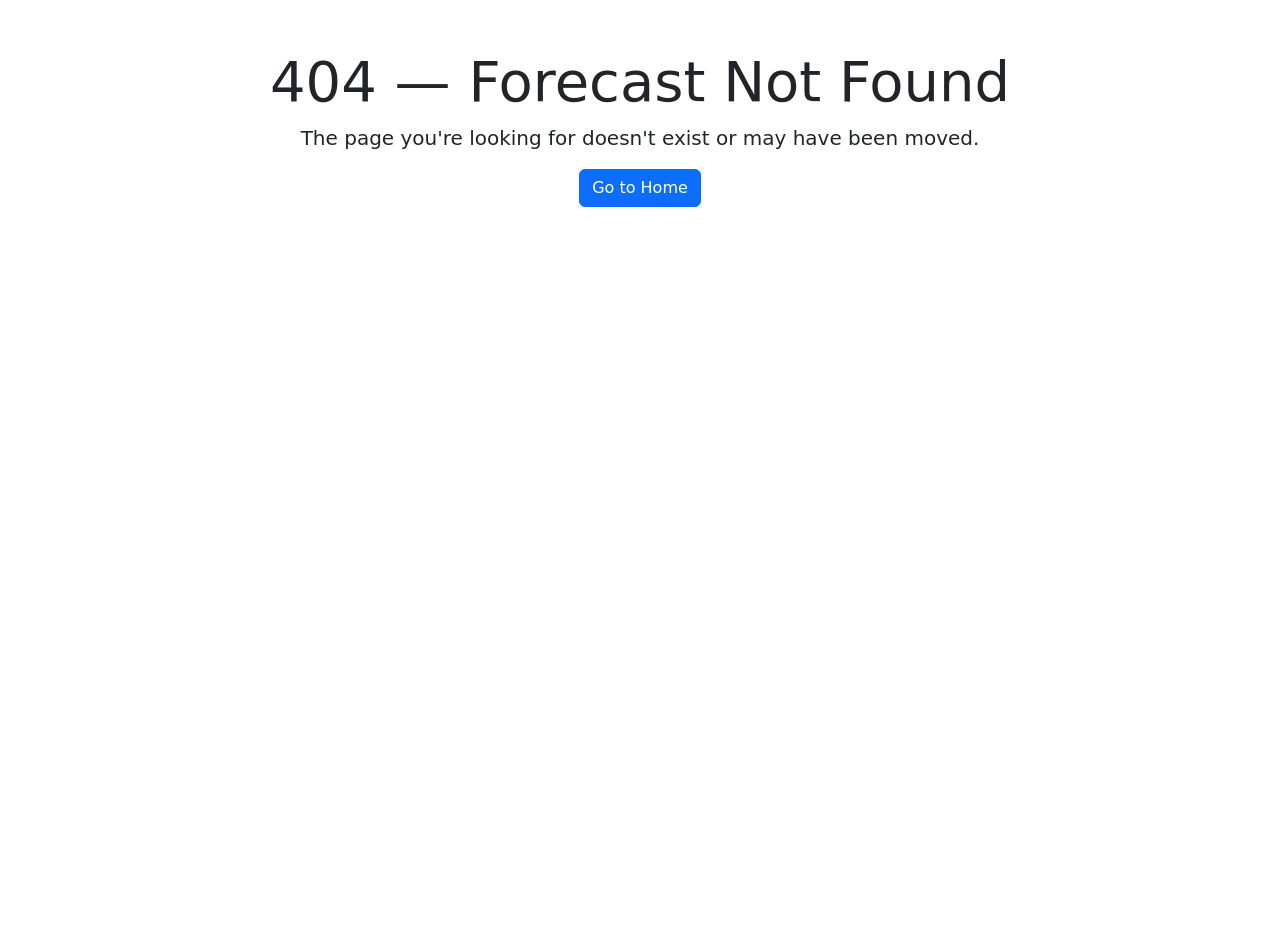
<file: public/page-not-found.html>
<!doctype html>
<html lang="en">
  <head>
    <meta charset="UTF-8" />
    <title>Weather Viewer - Error</title>
    <link
      href="https://cdn.jsdelivr.net/npm/bootstrap@5.3.0/dist/css/bootstrap.min.css"
      rel="stylesheet"
    />
    <link rel="stylesheet" href="style.css" />
  </head>
  <body>
    <div class="container text-center mt-5">
      <h1 class="display-4">404 — Forecast Not Found</h1>
      <p class="lead">
        The page you're looking for doesn't exist or may have been moved.
      </p>
      <a class="btn btn-primary" href="index.html">Go to Home</a>
    </div>
  </body>
</html>
</file>
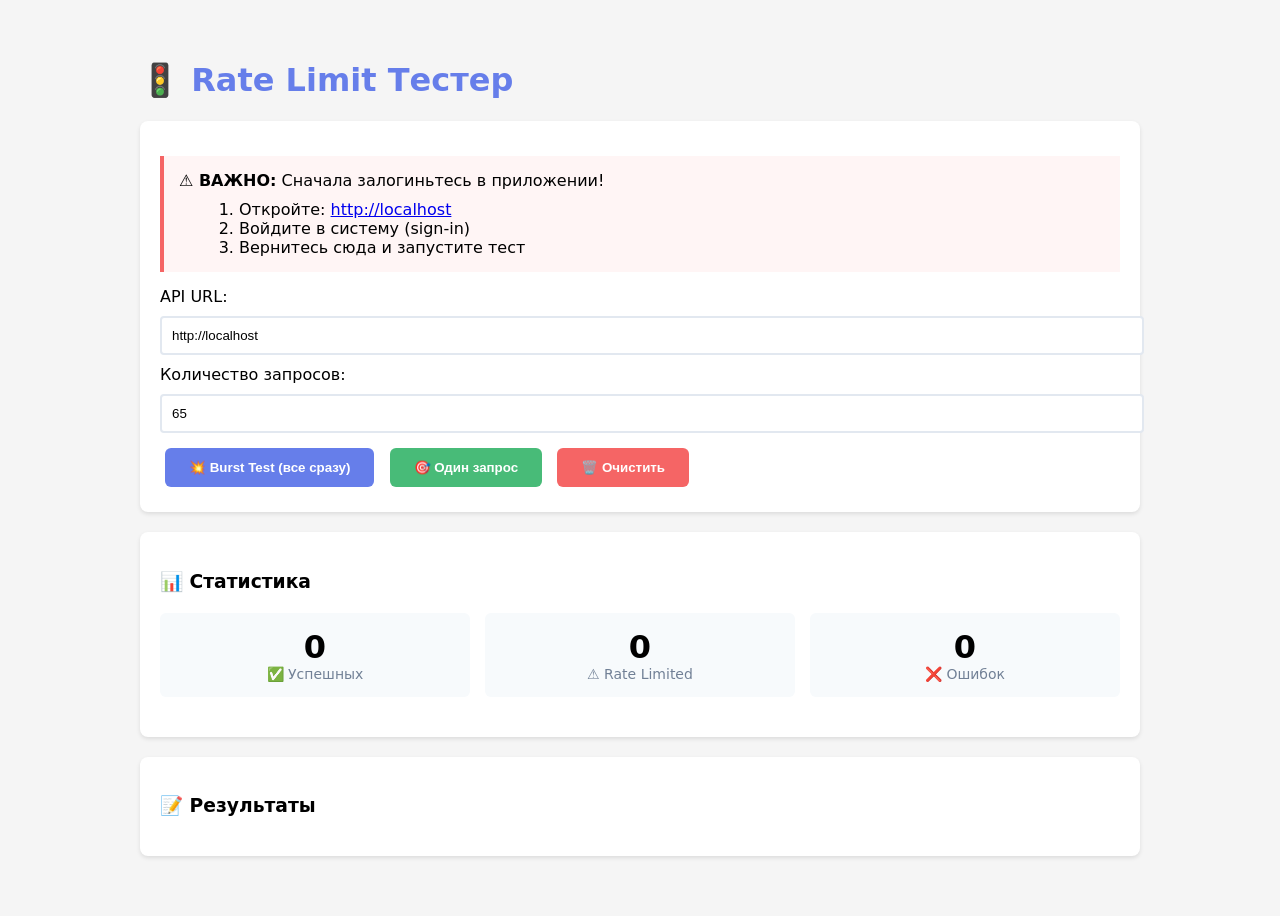
<file: public/rate-limit-test.html>
<!doctype html>
<html lang="ru">
  <head>
    <meta charset="UTF-8" />
    <title>Rate Limit Test</title>
    <style>
      body {
        font-family: system-ui;
        max-width: 1000px;
        margin: 20px auto;
        padding: 20px;
        background: #f5f5f5;
      }
      .card {
        background: white;
        padding: 20px;
        margin: 20px 0;
        border-radius: 8px;
        box-shadow: 0 2px 4px rgba(0, 0, 0, 0.1);
      }
      h1 {
        color: #667eea;
      }
      .warning {
        background: #fff5f5;
        border-left: 4px solid #f56565;
        padding: 15px;
        margin: 15px 0;
      }
      button {
        padding: 12px 24px;
        margin: 5px;
        border: none;
        border-radius: 6px;
        cursor: pointer;
        font-weight: bold;
        color: white;
      }
      .btn-primary {
        background: #667eea;
      }
      .btn-danger {
        background: #f56565;
      }
      .btn-success {
        background: #48bb78;
      }
      input {
        padding: 10px;
        border: 2px solid #e2e8f0;
        border-radius: 4px;
        width: 100%;
        margin: 10px 0;
      }
      .stats {
        display: grid;
        grid-template-columns: repeat(3, 1fr);
        gap: 15px;
        margin: 20px 0;
      }
      .stat {
        background: #f7fafc;
        padding: 15px;
        border-radius: 6px;
        text-align: center;
      }
      .stat-value {
        font-size: 32px;
        font-weight: bold;
      }
      .stat-label {
        color: #718096;
        font-size: 14px;
      }
      .result {
        padding: 10px;
        margin: 5px 0;
        border-radius: 4px;
        font-family: monospace;
        font-size: 13px;
      }
      .success {
        background: #c6f6d5;
      }
      .error {
        background: #fed7d7;
      }
    </style>
  </head>
  <body>
    <h1>🚦 Rate Limit Тестер</h1>

    <div class="card">
      <div class="warning">
        <strong>⚠️ ВАЖНО:</strong> Сначала залогиньтесь в приложении!
        <ol style="margin: 10px 0 0 20px">
          <li>
            Откройте:
            <a href="http://localhost" target="_blank">http://localhost</a>
          </li>
          <li>Войдите в систему (sign-in)</li>
          <li>Вернитесь сюда и запустите тест</li>
        </ol>
      </div>

      <label>API URL:</label>
      <input type="text" id="apiUrl" value="http://localhost" />

      <label>Количество запросов:</label>
      <input type="number" id="count" value="65" min="1" max="200" />

      <button class="btn-primary" onclick="runBurst()">
        💥 Burst Test (все сразу)
      </button>
      <button class="btn-success" onclick="runOne()">🎯 Один запрос</button>
      <button class="btn-danger" onclick="clearResults()">🗑️ Очистить</button>
    </div>

    <div class="card">
      <h3>📊 Статистика</h3>
      <div class="stats">
        <div class="stat">
          <div class="stat-value" id="ok">0</div>
          <div class="stat-label">✅ Успешных</div>
        </div>
        <div class="stat">
          <div class="stat-value" id="limited">0</div>
          <div class="stat-label">⚠️ Rate Limited</div>
        </div>
        <div class="stat">
          <div class="stat-value" id="errors">0</div>
          <div class="stat-label">❌ Ошибок</div>
        </div>
      </div>
    </div>

    <div class="card">
      <h3>📝 Результаты</h3>
      <div id="results"></div>
    </div>

    <script>
      let stats = { ok: 0, limited: 0, errors: 0 };

      function update() {
        document.getElementById('ok').textContent = stats.ok;
        document.getElementById('limited').textContent = stats.limited;
        document.getElementById('errors').textContent = stats.errors;
      }

      function addLog(msg, isOk) {
        const div = document.createElement('div');
        div.className = `result ${isOk ? 'success' : 'error'}`;
        div.textContent = new Date().toLocaleTimeString() + ' - ' + msg;
        document
          .getElementById('results')
          .insertBefore(div, document.getElementById('results').firstChild);
      }

      async function request(n) {
        const url = document.getElementById('apiUrl').value;
        try {
          const res = await fetch(`${url}/api/v1/open-weather/get-weather?latitude=55.7522&longitude=37.6156`, {
            method: 'GET',
            headers: { 'Content-Type': 'application/json' },
            credentials: 'include',
          });

          if (res.ok) {
            stats.ok++;
            const data = await res.json();
            addLog(`#${n} ✅ HTTP 200 - ${data.name}`, true);
          } else if (res.status === 429) {
            stats.limited++;
            addLog(`#${n} ⚠️ HTTP 429 - Rate Limit`, false);
          } else if (res.status === 503) {
            stats.limited++;
            addLog(`#${n} 🔴 HTTP 503 - Queue Full`, false);
          } else if (res.status === 401) {
            stats.errors++;
            addLog(
              `#${n} 🔐 HTTP 401 - НЕ ЗАЛОГИНЕНЫ! Откройте приложение и войдите`,
              false,
            );
          } else {
            stats.errors++;
            addLog(`#${n} ❌ HTTP ${res.status}`, false);
          }
          update();
        } catch (e) {
          stats.errors++;
          addLog(`#${n} 💀 ${e.message}`, false);
          update();
        }
      }

      async function runBurst() {
        stats = { ok: 0, limited: 0, errors: 0 };
        update();
        const count = parseInt(document.getElementById('count').value);
        await Promise.allSettled(
          Array.from({ length: count }, (_, i) => request(i + 1)),
        );
        addLog(`🏁 Тест завершен! Всего: ${count}`, true);
      }

      async function runOne() {
        await request(1);
      }

      function clearResults() {
        document.getElementById('results').innerHTML = '';
        stats = { ok: 0, limited: 0, errors: 0 };
        update();
      }
    </script>
  </body>
</html>
</file>
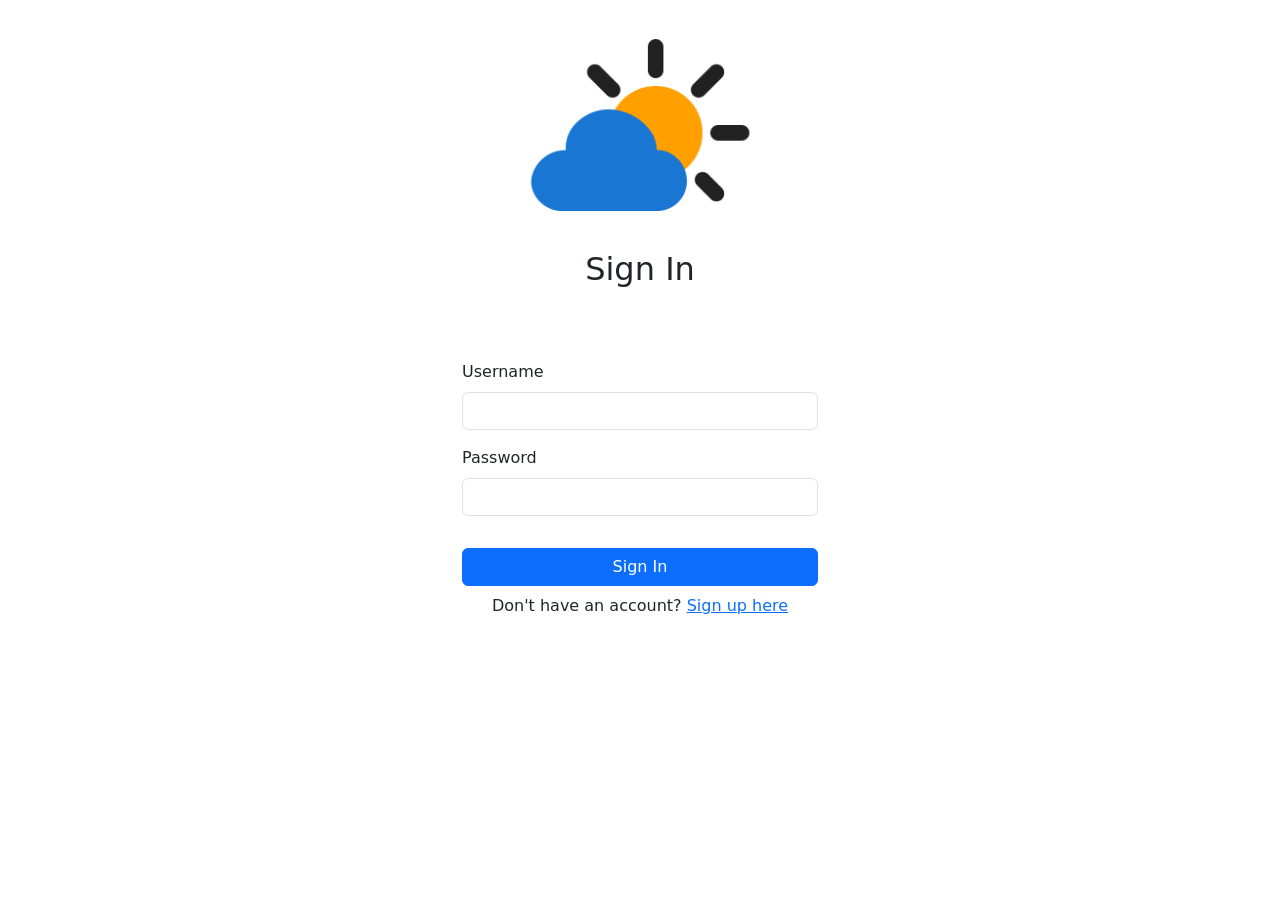
<file: public/sign-in.html>
<!doctype html>
<html lang="en">
  <head>
    <meta charset="UTF-8" />
    <title>Weather Viewer – Sign In</title>
    <link
      href="https://cdn.jsdelivr.net/npm/bootstrap@5.3.0/dist/css/bootstrap.min.css"
      rel="stylesheet"
    />
    <link rel="stylesheet" href="style.css" />
  </head>
  <body>
    <div class="container">
      <div class="row justify-content-center">
        <div class="col-6">
          <div class="weather-logo"></div>
        </div>
      </div>

      <h2 class="text-center mb-5">Sign In</h2>

      <!-- Общая ошибка (скрыта, пока нет ошибки) -->
      <div class="row justify-content-center">
        <div class="col-12 col-lg-4 col-md-6 col-sm-12">
          <div
            id="form-error"
            class="alert alert-danger d-none"
            role="alert"
          ></div>
        </div>
      </div>

      <div class="row justify-content-center">
        <div class="col-12 col-lg-4 col-md-6 col-sm-12">
          <form id="sign-in-form" class="mt-4" novalidate>
            <div class="mb-3">
              <label for="username" class="form-label">Username</label>
              <div class="input-group has-validation">
                <input
                  type="text"
                  class="form-control"
                  id="username"
                  name="username"
                  required
                  value=""
                />
                <div id="username-error" class="invalid-feedback"></div>
              </div>
            </div>

            <div class="mb-3">
              <label for="password" class="form-label">Password</label>
              <div class="input-group has-validation">
                <input
                  type="password"
                  class="form-control"
                  id="password"
                  name="password"
                  required
                  value=""
                />
                <div id="password-error" class="invalid-feedback"></div>
              </div>
            </div>

            <button
              type="submit"
              id="submit-btn"
              class="btn btn-primary w-100 mt-3"
            >
              Sign In
            </button>
            <p class="mt-2 text-center">
              Don't have an account? <a href="sign-up.html">Sign up here</a>
            </p>
          </form>
        </div>
      </div>
    </div>

    <script>
      const API_URL = '/api/v1/auth/sign-in';
      const REQUEST_TIMEOUT_MS = 10000;

      const form = document.getElementById('sign-in-form');
      const submitBtn = document.getElementById('submit-btn');
      const formError = document.getElementById('form-error');

      const fields = {
        login: {
          input: document.getElementById('username'),
          error: document.getElementById('username-error'),
        },
        password: {
          input: document.getElementById('password'),
          error: document.getElementById('password-error'),
        },
      };

      function showFormError(message) {
        formError.textContent = message;
        formError.classList.remove('d-none');
      }

      function showFieldError(name, message) {
        const field = fields[name];
        if (!field) return false;
        field.input.classList.add('is-invalid');
        field.error.textContent = message;
        return true;
      }

      function clearErrors() {
        formError.textContent = '';
        formError.classList.add('d-none');
        Object.values(fields).forEach(({ input, error }) => {
          input.classList.remove('is-invalid');
          error.textContent = '';
        });
      }

      // Сброс ошибки поля при вводе
      Object.entries(fields).forEach(([name, { input, error }]) => {
        input.addEventListener('input', () => {
          input.classList.remove('is-invalid');
          error.textContent = '';
          formError.classList.add('d-none');
        });
      });

      // Клиентская валидация
      function validate(body) {
        let valid = true;
        if (!body.login) {
          showFieldError('login', 'Username is required.');
          valid = false;
        }
        if (!body.password) {
          showFieldError('password', 'Password is required.');
          valid = false;
        }
        return valid;
      }

      // Безопасное чтение тела ответа с ошибкой
      async function readErrorBody(response) {
        const text = await response.text().catch(() => '');
        try {
          return { json: JSON.parse(text), text };
        } catch {
          return { json: null, text };
        }
      }

      // Ошибки, пришедшие с сервера
      async function handleErrorResponse(response) {
        const { json, text } = await readErrorBody(response);
        const serverMessage =
          (json && (json.message || json.error)) ||
          (text && text.length < 200 ? text : '');

        if (response.status === 400 || response.status === 422) {
          // Ожидаемый формат: { errors: { login: "...", password: "..." } }
          const errors = json && json.errors;
          let shown = false;
          if (errors && typeof errors === 'object') {
            for (const [name, msg] of Object.entries(errors)) {
              const text = Array.isArray(msg) ? msg.join(' ') : String(msg);
              shown = showFieldError(name, text) || shown;
            }
          }
          if (!shown) showFormError(serverMessage || 'Invalid request data.');
          return;
        }

        if (
          response.status === 401 ||
          response.status === 403 ||
          response.status === 404
        ) {
          showFormError('Invalid username or password.');
          return;
        }

        if (response.status === 429) {
          showFormError('Too many attempts. Please try again later.');
          return;
        }

        if (response.status >= 500) {
          showFormError('Server error. Please try again later.');
          return;
        }

        showFormError(
          serverMessage || `Unexpected error (${response.status}).`,
        );
      }

      form.addEventListener('submit', async (e) => {
        e.preventDefault();
        clearErrors();

        const body = {
          login: fields.login.input.value.trim(),
          password: fields.password.input.value,
        };

        if (!validate(body)) return;

        submitBtn.disabled = true;

        const controller = new AbortController();
        const timeoutId = setTimeout(
          () => controller.abort(),
          REQUEST_TIMEOUT_MS,
        );

        try {
          const response = await fetch(API_URL, {
            method: 'POST',
            headers: { 'Content-Type': 'application/json' },
            credentials: 'include',
            body: JSON.stringify(body),
            signal: controller.signal,
          });

          if (!response.ok) {
            await handleErrorResponse(response);
            return;
          }

          window.location.href = 'index.html';
        } catch (err) {
          if (err.name === 'AbortError') {
            showFormError('The server is not responding. Please try again.');
          } else {
            showFormError(
              'Unable to connect to the server. Check your connection.',
            );
          }
          console.error('Sign-in error:', err);
        } finally {
          clearTimeout(timeoutId);
          submitBtn.disabled = false;
        }
      });
    </script>
  </body>
</html>
</file>
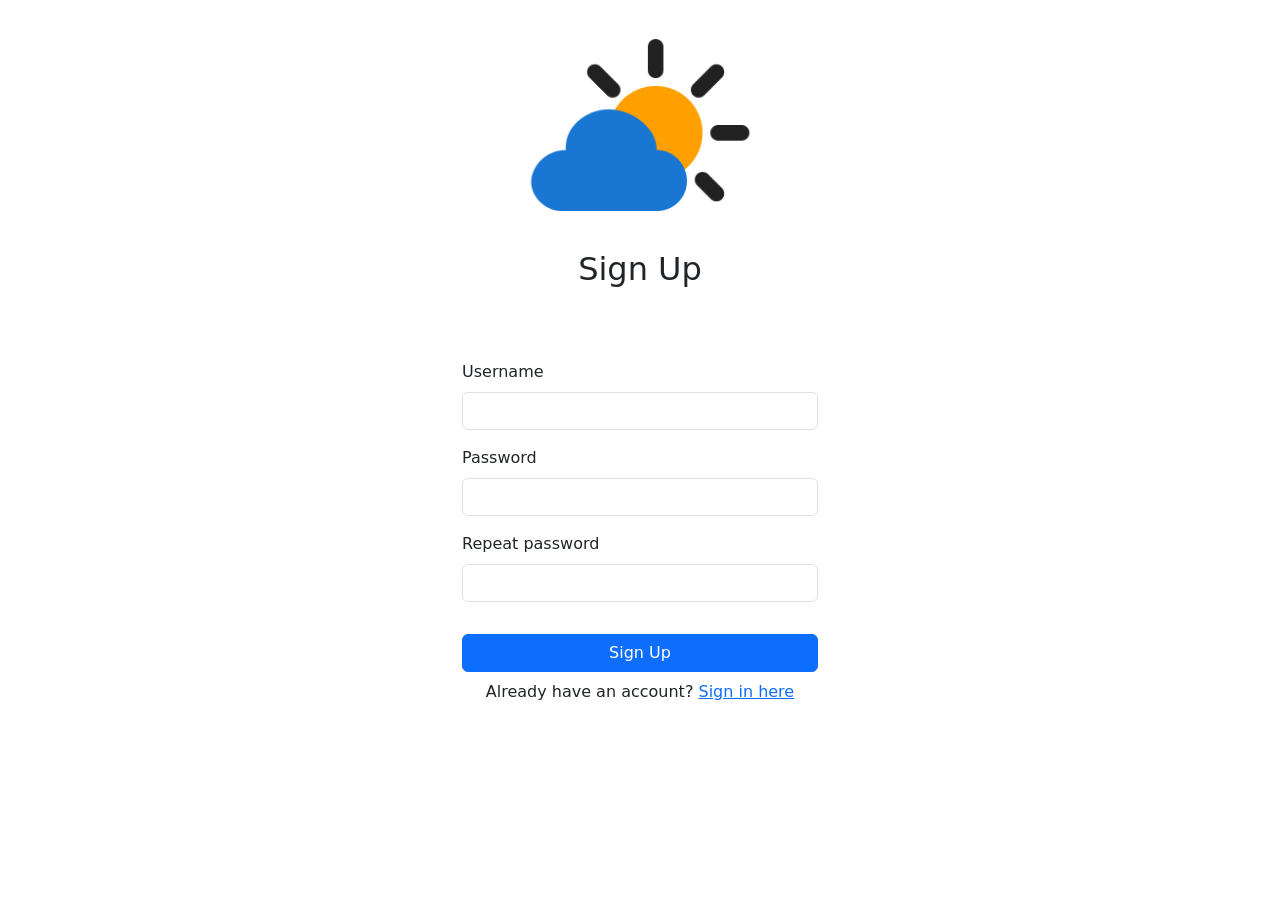
<file: public/sign-up.html>
<!doctype html>
<html lang="en">
  <head>
    <meta charset="UTF-8" />
    <title>Weather Viewer – Sign Up</title>
    <link
      href="https://cdn.jsdelivr.net/npm/bootstrap@5.3.0/dist/css/bootstrap.min.css"
      rel="stylesheet"
    />
    <link rel="stylesheet" href="style.css" />
  </head>
  <body>
    <div class="container">
      <div class="row justify-content-center">
        <div class="col-6">
          <div class="weather-logo"></div>
        </div>
      </div>

      <h2 class="text-center mb-5">Sign Up</h2>

      <!-- Общая ошибка (скрыта, пока нет ошибки) -->
      <div class="row justify-content-center">
        <div class="col-12 col-lg-4 col-md-6 col-sm-12">
          <div
            id="form-error"
            class="alert alert-danger d-none"
            role="alert"
          ></div>
        </div>
      </div>

      <div class="row justify-content-center">
        <div class="col-12 col-lg-4 col-md-6 col-sm-12">
          <form id="sign-up-form" class="mt-4" novalidate>
            <div class="mb-3">
              <label for="username" class="form-label">Username</label>
              <div class="input-group has-validation">
                <input
                  type="text"
                  class="form-control"
                  id="username"
                  name="username"
                  required
                  value=""
                />
                <div id="username-error" class="invalid-feedback"></div>
              </div>
            </div>

            <div class="mb-3">
              <label for="password" class="form-label">Password</label>
              <div class="input-group has-validation">
                <input
                  type="password"
                  class="form-control"
                  id="password"
                  name="password"
                  required
                  value=""
                />
                <div id="password-error" class="invalid-feedback"></div>
              </div>
            </div>

            <div class="mb-3">
              <label for="repeat-password" class="form-label"
                >Repeat password</label
              >
              <div class="input-group has-validation">
                <input
                  type="password"
                  class="form-control"
                  id="repeat-password"
                  name="repeat_password"
                  required
                  value=""
                />
                <div id="repeat-password-error" class="invalid-feedback"></div>
              </div>
            </div>

            <button
              type="submit"
              id="submit-btn"
              class="btn btn-primary w-100 mt-3"
            >
              Sign Up
            </button>
            <p class="mt-2 text-center">
              Already have an account? <a href="sign-in.html">Sign in here</a>
            </p>
          </form>
        </div>
      </div>
    </div>

    <script>
      const API_URL = '/api/v1/auth/sign-up';
      const REQUEST_TIMEOUT_MS = 10000;
      const MIN_PASSWORD_LENGTH = 4;

      const form = document.getElementById('sign-up-form');
      const submitBtn = document.getElementById('submit-btn');
      const formError = document.getElementById('form-error');

      // Ключи совпадают с именами полей в JSON запроса/ответа
      const fields = {
        login: {
          input: document.getElementById('username'),
          error: document.getElementById('username-error'),
        },
        password: {
          input: document.getElementById('password'),
          error: document.getElementById('password-error'),
        },
        repeat_password: {
          input: document.getElementById('repeat-password'),
          error: document.getElementById('repeat-password-error'),
        },
      };

      function showFormError(message) {
        formError.textContent = message;
        formError.classList.remove('d-none');
      }

      function showFieldError(name, message) {
        const field = fields[name];
        if (!field) return false;
        field.input.classList.add('is-invalid');
        field.error.textContent = message;
        return true;
      }

      function clearErrors() {
        formError.textContent = '';
        formError.classList.add('d-none');
        Object.values(fields).forEach(({ input, error }) => {
          input.classList.remove('is-invalid');
          error.textContent = '';
        });
      }

      // Сброс ошибки поля при вводе
      Object.values(fields).forEach(({ input, error }) => {
        input.addEventListener('input', () => {
          input.classList.remove('is-invalid');
          error.textContent = '';
          formError.classList.add('d-none');
        });
      });

      // Клиентская валидация
      function validate(body) {
        let valid = true;

        if (!body.login) {
          showFieldError('login', 'Username is required.');
          valid = false;
        }

        if (!body.password) {
          showFieldError('password', 'Password is required.');
          valid = false;
        } else if (body.password.length < MIN_PASSWORD_LENGTH) {
          showFieldError(
            'password',
            `Password must be at least ${MIN_PASSWORD_LENGTH} characters long.`,
          );
          valid = false;
        }

        if (!body.repeat_password) {
          showFieldError('repeat_password', 'Please repeat the password.');
          valid = false;
        } else if (body.password !== body.repeat_password) {
          showFormError("Passwords don't match.");
          showFieldError('repeat_password', "Passwords don't match.");
          valid = false;
        }

        return valid;
      }

      // Безопасное чтение тела ответа с ошибкой
      async function readErrorBody(response) {
        const text = await response.text().catch(() => '');
        try {
          return { json: JSON.parse(text), text };
        } catch {
          return { json: null, text };
        }
      }

      // Ошибки, пришедшие с сервера
      async function handleErrorResponse(response) {
        const { json, text } = await readErrorBody(response);
        const serverMessage =
          (json && (json.message || json.error)) ||
          (text && text.length < 200 ? text : '');

        // 409 — логин уже занят
        if (response.status === 409) {
          showFieldError('login', 'Account with this username already exists.');
          return;
        }

        // 400 / 422 — ошибки валидации
        if (response.status === 400 || response.status === 422) {
          // Ожидаемый формат: { errors: { login: "...", password: "...", repeat_password: "..." } }
          const errors = json && json.errors;
          let shown = false;
          if (errors && typeof errors === 'object') {
            for (const [name, msg] of Object.entries(errors)) {
              const message = Array.isArray(msg) ? msg.join(' ') : String(msg);
              shown = showFieldError(name, message) || shown;
            }
          }
          if (!shown) {
            const lower = (serverMessage || '').toLowerCase();
            if (lower.includes('password') && lower.includes('match')) {
              showFormError("Passwords don't match.");
              showFieldError('repeat_password', "Passwords don't match.");
            } else {
              showFormError(serverMessage || 'Invalid request data.');
            }
          }
          return;
        }

        if (response.status === 429) {
          showFormError('Too many attempts. Please try again later.');
          return;
        }

        if (response.status >= 500) {
          showFormError('Server error. Please try again later.');
          return;
        }

        showFormError(
          serverMessage || `Unexpected error (${response.status}).`,
        );
      }

      form.addEventListener('submit', async (e) => {
        e.preventDefault();
        clearErrors();

        const body = {
          login: fields.login.input.value.trim(),
          password: fields.password.input.value,
          repeat_password: fields.repeat_password.input.value,
        };

        if (!validate(body)) return;

        submitBtn.disabled = true;

        const controller = new AbortController();
        const timeoutId = setTimeout(
          () => controller.abort(),
          REQUEST_TIMEOUT_MS,
        );

        try {
          const response = await fetch(API_URL, {
            method: 'POST',
            headers: { 'Content-Type': 'application/json' },
            credentials: 'include',
            body: JSON.stringify(body),
            signal: controller.signal,
          });

          if (!response.ok) {
            await handleErrorResponse(response);
            return;
          }

          window.location.href = 'sign-in.html';
        } catch (err) {
          if (err.name === 'AbortError') {
            showFormError('The server is not responding. Please try again.');
          } else {
            showFormError(
              'Unable to connect to the server. Check your connection.',
            );
          }
          console.error('Sign-up error:', err);
        } finally {
          clearTimeout(timeoutId);
          submitBtn.disabled = false;
        }
      });
    </script>
  </body>
</html>
</file>
<file: public/style.css>
body {
  min-height: 100vh;
}

section#page-content {
  min-height: calc(100vh - 164px);
}

.weather-card .weather-card-delete-form {
  top: 8px;
  right: 8px;
}

.weather-card img {
  max-height: 150px;
  object-fit: contain;
}

.weather-logo {
  background-image: url('images/weather-app.png');
  background-size: contain;
  background-repeat: no-repeat;
  background-position: center;

  min-height: 250px;
}

.location-search-input-group .clear-input-button {
  border-color: rgb(222, 226, 230);
}
</file>
